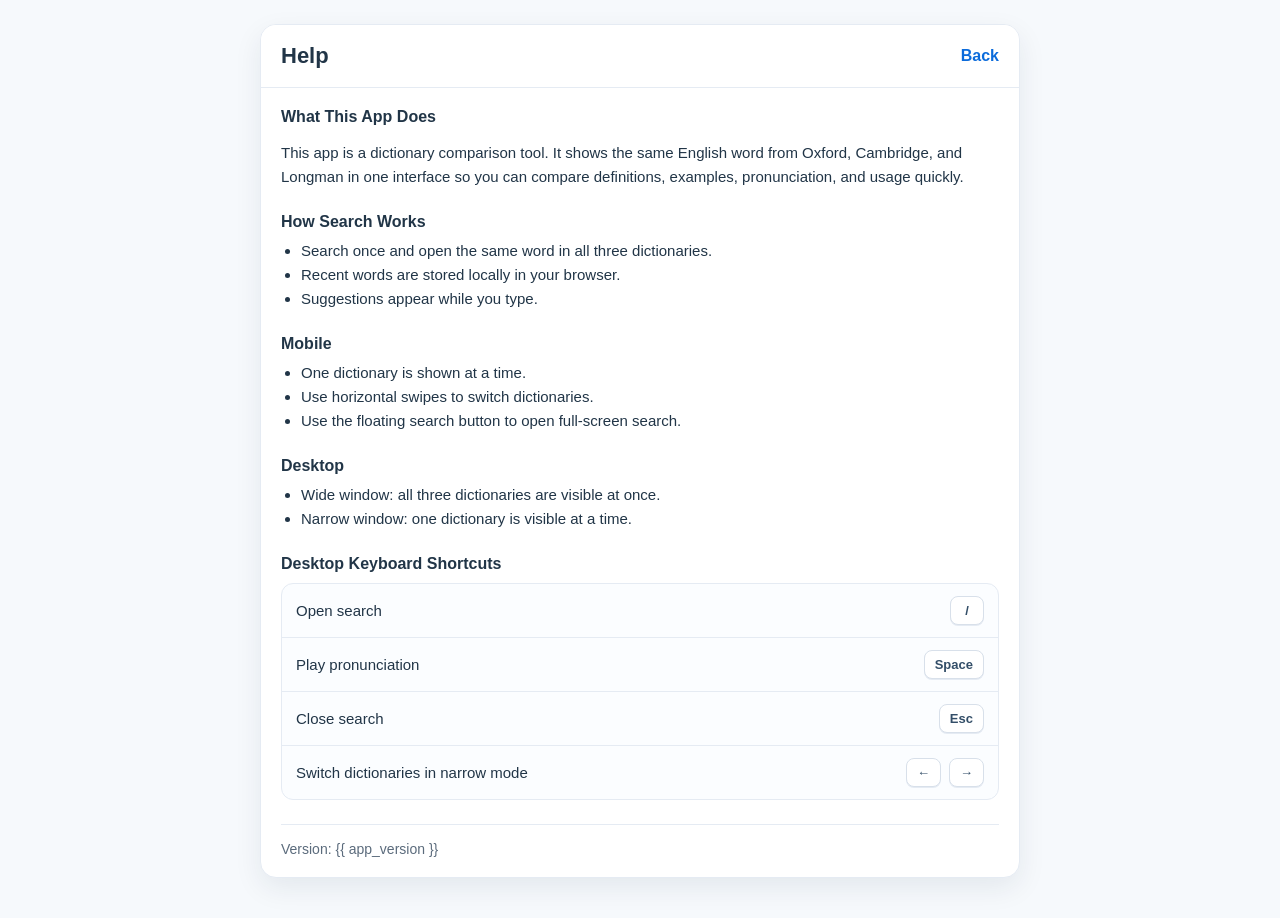
<file: templates/help.html>
<!DOCTYPE html>
<html lang="en">

<head>
    <meta charset="UTF-8">
    <meta name="viewport" content="width=device-width, initial-scale=1.0">
    <title>3dicts Help</title>
    <link rel="icon" type="image/svg+xml" href="/static/favicon.svg">
    <link rel="stylesheet" href="/static/info-pages.css">
</head>

<body>
    <div class="page">
        <div class="header">
            <h1>Help</h1>
            <button type="button" class="back-link" onclick="history.back()">Back</button>
        </div>
        <div class="content">
            <h2>What This App Does</h2>
            <p>
                This app is a dictionary comparison tool. It shows the same English word from
                Oxford, Cambridge, and Longman in one interface so you can compare definitions,
                examples, pronunciation, and usage quickly.
            </p>

            <h2>How Search Works</h2>
            <ul>
                <li>Search once and open the same word in all three dictionaries.</li>
                <li>Recent words are stored locally in your browser.</li>
                <li>Suggestions appear while you type.</li>
            </ul>
        
            <h2>Mobile</h2>
            <ul>
                <li>One dictionary is shown at a time.</li>
                <li>Use horizontal swipes to switch dictionaries.</li>
                <li>Use the floating search button to open full-screen search.</li>
            </ul>

            <h2>Desktop</h2>
            <ul>
                <li>Wide window: all three dictionaries are visible at once.</li>
                <li>Narrow window: one dictionary is visible at a time.</li>
            </ul>

            <h2>Desktop Keyboard Shortcuts</h2>
            <div class="shortcuts">
                <div class="shortcut-row">
                    <span class="shortcut-label">Open search</span>
                    <span class="shortcut-keys"><span class="kbd">/</span></span>
                </div>
                <div class="shortcut-row">
                    <span class="shortcut-label">Play pronunciation</span>
                    <span class="shortcut-keys"><span class="kbd">Space</span></span>
                </div>
                <div class="shortcut-row">
                    <span class="shortcut-label">Close search</span>
                    <span class="shortcut-keys"><span class="kbd">Esc</span></span>
                </div>
                <div class="shortcut-row">
                    <span class="shortcut-label">Switch dictionaries in narrow mode</span>
                    <span class="shortcut-keys">
                        <span class="kbd">←</span>
                        <span class="kbd">→</span>
                    </span>
                </div>
            </div>

            <div class="footer-note">Version: {{ app_version }}</div>
        </div>
    </div>
</body>

</html>
</file>
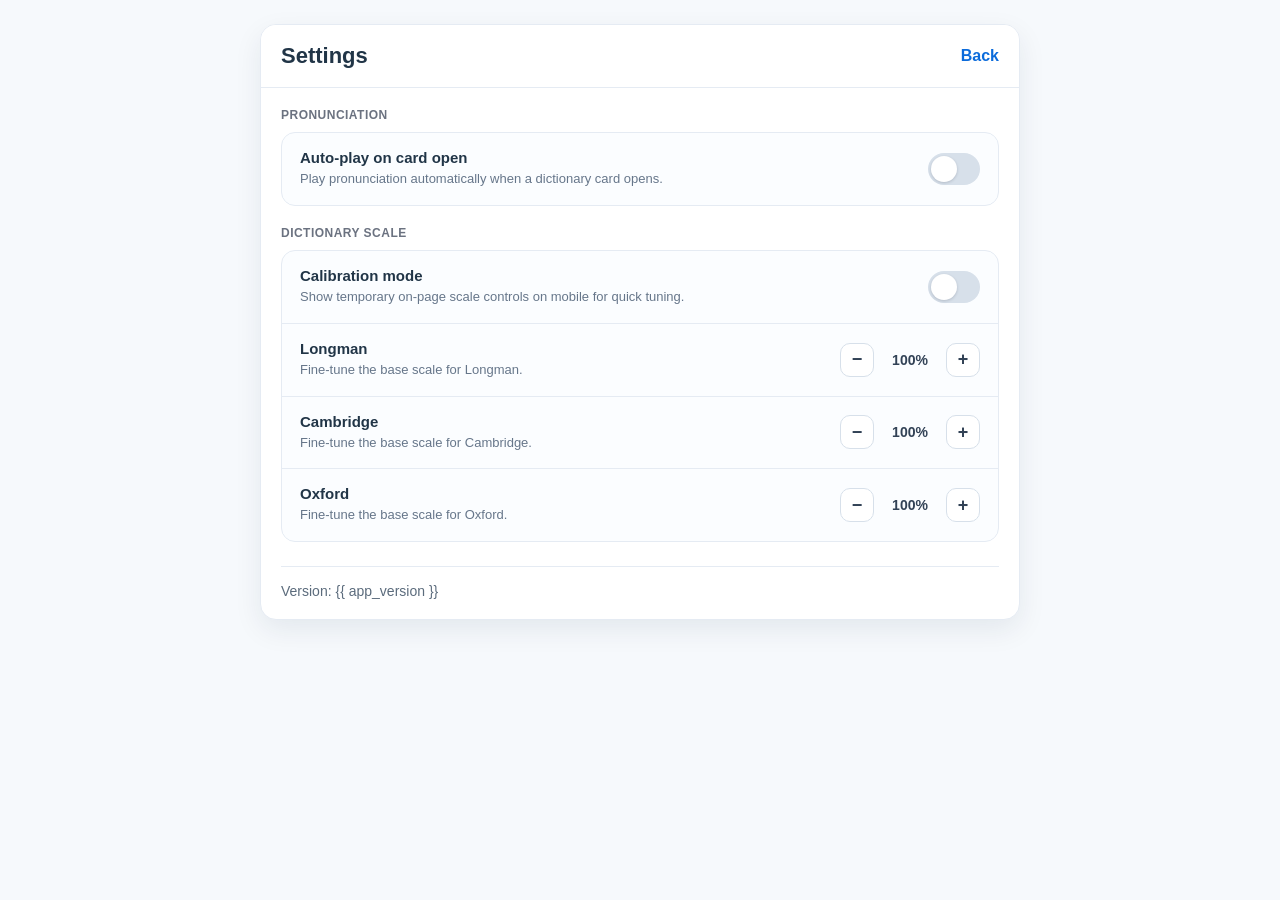
<file: templates/settings.html>
<!DOCTYPE html>
<html lang="en">

<head>
    <meta charset="UTF-8">
    <meta name="viewport" content="width=device-width, initial-scale=1.0">
    <title>3dicts Settings</title>
    <link rel="icon" type="image/svg+xml" href="/static/favicon.svg">
    <link rel="stylesheet" href="/static/info-pages.css">
</head>

<body>
    <div class="page">
        <div class="header">
            <h1>Settings</h1>
            <button type="button" class="back-link" onclick="history.back()">Back</button>
        </div>
        <div class="content">
            <div class="section-title">Pronunciation</div>
            <div class="card">
                <div class="row">
                    <div>
                        <div class="label">Auto-play on card open</div>
                        <div class="hint">Play pronunciation automatically when a dictionary card opens.</div>
                    </div>
                    <button type="button" id="autoplay-toggle" class="switch" aria-label="Toggle auto-play"></button>
                </div>
            </div>

            <div class="settings-section">
                <div class="section-title">Dictionary Scale</div>
                <div class="card">
                    <div class="row">
                        <div>
                            <div class="label">Calibration mode</div>
                            <div class="hint">Show temporary on-page scale controls on mobile for quick tuning.</div>
                        </div>
                        <button type="button" id="calibration-toggle" class="switch" aria-label="Toggle calibration mode"></button>
                    </div>
                    <div class="row">
                        <div>
                            <div class="label">Longman</div>
                            <div class="hint">Fine-tune the base scale for Longman.</div>
                        </div>
                        <div class="scale-control">
                            <button type="button" id="longman-scale-minus" class="icon-btn" aria-label="Decrease Longman scale">−</button>
                            <div id="longman-scale-value" class="value">100%</div>
                            <button type="button" id="longman-scale-plus" class="icon-btn" aria-label="Increase Longman scale">+</button>
                        </div>
                    </div>
                    <div class="row">
                        <div>
                            <div class="label">Cambridge</div>
                            <div class="hint">Fine-tune the base scale for Cambridge.</div>
                        </div>
                        <div class="scale-control">
                            <button type="button" id="cambridge-scale-minus" class="icon-btn" aria-label="Decrease Cambridge scale">−</button>
                            <div id="cambridge-scale-value" class="value">100%</div>
                            <button type="button" id="cambridge-scale-plus" class="icon-btn" aria-label="Increase Cambridge scale">+</button>
                        </div>
                    </div>
                    <div class="row">
                        <div>
                            <div class="label">Oxford</div>
                            <div class="hint">Fine-tune the base scale for Oxford.</div>
                        </div>
                        <div class="scale-control">
                            <button type="button" id="oxford-scale-minus" class="icon-btn" aria-label="Decrease Oxford scale">−</button>
                            <div id="oxford-scale-value" class="value">100%</div>
                            <button type="button" id="oxford-scale-plus" class="icon-btn" aria-label="Increase Oxford scale">+</button>
                        </div>
                    </div>
                </div>
            </div>

            <div class="footer-note">Version: {{ app_version }}</div>
        </div>
    </div>

    <script src="/static/settings.js"></script>
</body>

</html>
</file>
<file: static/info-pages.css>
* {
    box-sizing: border-box;
}

body {
    margin: 0;
    padding: 24px 16px 40px;
    font-family: -apple-system, BlinkMacSystemFont, "Segoe UI", Roboto, Helvetica, Arial, sans-serif;
    background: #f6f9fc;
    color: #213547;
}

.page {
    max-width: 760px;
    margin: 0 auto;
    overflow: hidden;
    background: #fff;
    border: 1px solid #e5ebf3;
    border-radius: 16px;
    box-shadow: 0 10px 28px rgba(16, 42, 67, 0.08);
}

.header,
.shortcut-row,
.row {
    display: flex;
    align-items: center;
    justify-content: space-between;
}

.header {
    gap: 12px;
    padding: 18px 20px;
    background: #fff;
    border-bottom: 1px solid #e5ebf3;
}

.header h1 {
    margin: 0;
    font-size: 22px;
}

.back-link {
    padding: 0;
    border: 0;
    color: #0b6bdb;
    background: none;
    font: inherit;
    font-weight: 600;
    text-decoration: none;
    white-space: nowrap;
    cursor: pointer;
}

.content {
    padding: 20px;
}

h2 {
    margin: 24px 0 8px;
    font-size: 16px;
}

h2:first-child,
.settings-section:first-of-type {
    margin-top: 0;
}

p,
li,
.shortcut-label,
.label {
    font-size: 15px;
}

p,
li {
    line-height: 1.6;
}

ul {
    margin: 8px 0 0;
    padding-left: 20px;
}

.footer-note {
    margin-top: 24px;
    padding-top: 16px;
    border-top: 1px solid #e5ebf3;
    color: #5b6b7c;
    font-size: 14px;
}

.shortcuts,
.card {
    overflow: hidden;
    background: #fbfdff;
    border: 1px solid #e5ebf3;
}

.shortcuts {
    margin-top: 10px;
    border-radius: 12px;
}

.card {
    border-radius: 14px;
}

.shortcut-row,
.row {
    gap: 16px;
    border-top: 1px solid #e5ebf3;
}

.shortcut-row {
    padding: 12px 14px;
}

.row {
    padding: 16px 18px;
}

.shortcut-row:first-child,
.row:first-child {
    border-top: 0;
}

.shortcut-label {
    line-height: 1.4;
}

.shortcut-keys,
.scale-control {
    display: inline-flex;
    align-items: center;
    gap: 8px;
}

.shortcut-keys {
    flex-wrap: wrap;
    justify-content: flex-end;
}

.kbd,
.icon-btn {
    background: #fff;
}

.kbd {
    display: inline-flex;
    align-items: center;
    justify-content: center;
    min-width: 34px;
    padding: 6px 10px;
    border: 1px solid #d8e0ea;
    border-radius: 8px;
    box-shadow: 0 1px 0 #e5ebf3;
    font-size: 13px;
    font-weight: 600;
    color: #334e68;
}

.section-title {
    margin: 0 0 10px;
    color: #6b7280;
    font-size: 12px;
    font-weight: 700;
    letter-spacing: 0.04em;
    text-transform: uppercase;
}

.settings-section {
    margin-top: 20px;
}

.label,
.value {
    font-weight: 700;
}

.hint {
    margin-top: 4px;
    color: #66768a;
    font-size: 13px;
    line-height: 1.45;
}

.switch {
    position: relative;
    flex: 0 0 auto;
    width: 52px;
    height: 32px;
    border: 0;
    border-radius: 999px;
    background: #d7e0ea;
    cursor: pointer;
    transition: background 0.2s;
}

.switch::after {
    content: "";
    position: absolute;
    top: 3px;
    left: 3px;
    width: 26px;
    height: 26px;
    border-radius: 50%;
    background: #fff;
    box-shadow: 0 1px 3px rgba(15, 23, 42, 0.18);
    transition: transform 0.2s;
}

.switch.active {
    background: #0b6bdb;
}

.switch.active::after {
    transform: translateX(20px);
}

.scale-control {
    flex: 0 0 auto;
}

.icon-btn {
    width: 34px;
    height: 34px;
    border: 1px solid #d7e0ea;
    border-radius: 10px;
    color: #324256;
    font-size: 18px;
    font-weight: 700;
    cursor: pointer;
}

.value {
    min-width: 56px;
    text-align: center;
    font-size: 14px;
    color: #324256;
}
</file>
